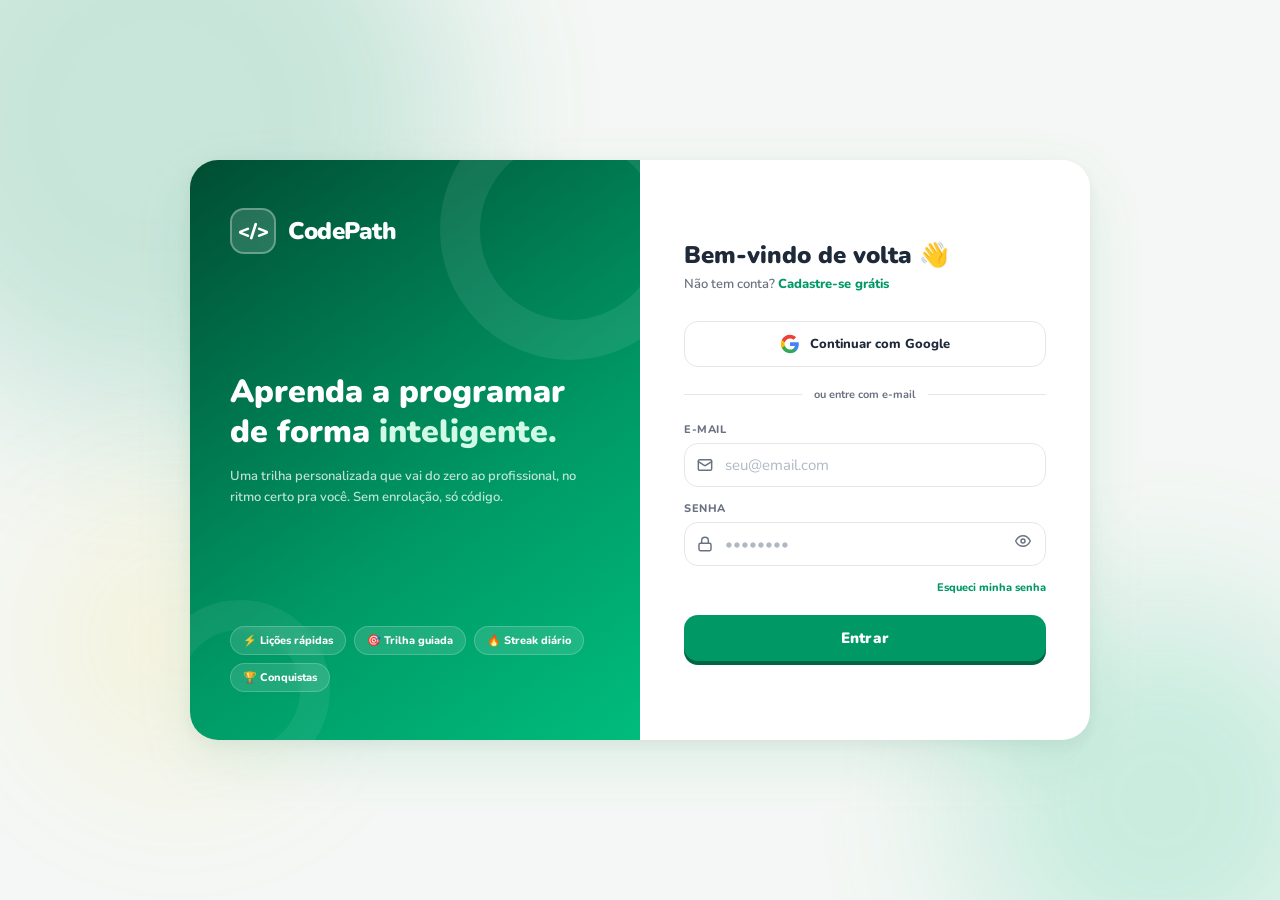
<file: login.html>
<!doctype html>
<html lang="pt-BR">
  <head>
    <meta charset="UTF-8" />
    <meta name="viewport" content="width=device-width, initial-scale=1.0" />
    <title>CodePath — Entrar</title>
    <link rel="stylesheet" href="css/login.css" />
  </head>

  <body>
    <div class="bg">
      <div class="blob blob-1"></div>
      <div class="blob blob-2"></div>
      <div class="blob blob-3"></div>
    </div>

    <!-- ══ TELA DE LOGIN ════════════════════════════ -->
    <div class="page active" id="page-login">
      <div class="split">
        <!-- brand -->
        <div class="panel-brand">
          <div class="brand-logo">
            <div class="brand-logo-icon">&lt;/&gt;</div>
            <span class="brand-logo-text">CodePath</span>
          </div>

          <div class="brand-middle">
            <div class="brand-tagline">
              Aprenda a programar de forma <em>inteligente.</em>
            </div>
            <div class="brand-desc">
              Uma trilha personalizada que vai do zero ao profissional, no ritmo
              certo pra você. Sem enrolação, só código.
            </div>
          </div>

          <div class="brand-pills">
            <div class="brand-pill">⚡ Lições rápidas</div>
            <div class="brand-pill">🎯 Trilha guiada</div>
            <div class="brand-pill">🔥 Streak diário</div>
            <div class="brand-pill">🏆 Conquistas</div>
          </div>
        </div>

        <!-- form -->
        <div class="panel-form" style="position: relative">
          <div class="form-header">
            <div class="form-title">Bem-vindo de volta 👋</div>
            <div class="form-sub">
              Não tem conta?
              <a onclick="goTo('register')">Cadastre-se grátis</a>
            </div>
          </div>

          <button class="btn-google" onclick="handleGoogle()">
            <svg
              class="google-icon"
              viewBox="0 0 24 24"
              xmlns="http://www.w3.org/2000/svg"
            >
              <path
                d="M22.56 12.25c0-.78-.07-1.53-.2-2.25H12v4.26h5.92c-.26 1.37-1.04 2.53-2.21 3.31v2.77h3.57c2.08-1.92 3.28-4.74 3.28-8.09z"
                fill="#4285F4"
              />
              <path
                d="M12 23c2.97 0 5.46-.98 7.28-2.66l-3.57-2.77c-.98.66-2.23 1.06-3.71 1.06-2.86 0-5.29-1.93-6.16-4.53H2.18v2.84C3.99 20.53 7.7 23 12 23z"
                fill="#34A853"
              />
              <path
                d="M5.84 14.09c-.22-.66-.35-1.36-.35-2.09s.13-1.43.35-2.09V7.07H2.18C1.43 8.55 1 10.22 1 12s.43 3.45 1.18 4.93l3.66-2.84z"
                fill="#FBBC05"
              />
              <path
                d="M12 5.38c1.62 0 3.06.56 4.21 1.64l3.15-3.15C17.45 2.09 14.97 1 12 1 7.7 1 3.99 3.47 2.18 7.07l3.66 2.84c.87-2.6 3.3-4.53 6.16-4.53z"
                fill="#EA4335"
              />
            </svg>
            Continuar com Google
          </button>

          <div class="divider">
            <div class="divider-line"></div>
            <div class="divider-text">ou entre com e-mail</div>
            <div class="divider-line"></div>
          </div>

          <div class="field">
            <label for="login-email">E-mail</label>
            <div class="input-wrap">
              <span class="input-icon">
                <svg
                  width="16"
                  height="16"
                  viewBox="0 0 24 24"
                  fill="none"
                  stroke="currentColor"
                  stroke-width="2.2"
                  stroke-linecap="round"
                  stroke-linejoin="round"
                >
                  <rect x="2" y="4" width="20" height="16" rx="2" />
                  <path d="m22 7-8.97 5.7a1.94 1.94 0 0 1-2.06 0L2 7" />
                </svg>
              </span>
              <input
                type="email"
                id="login-email"
                placeholder="seu@email.com"
                autocomplete="email"
              />
            </div>
            <div class="field-error" id="login-email-err">
              Digite um e-mail válido.
            </div>
          </div>

          <div class="field">
            <label for="login-pass">Senha</label>
            <div class="input-wrap">
              <span class="input-icon">
                <svg
                  width="16"
                  height="16"
                  viewBox="0 0 24 24"
                  fill="none"
                  stroke="currentColor"
                  stroke-width="2.2"
                  stroke-linecap="round"
                  stroke-linejoin="round"
                >
                  <rect x="3" y="11" width="18" height="11" rx="2" />
                  <path d="M7 11V7a5 5 0 0 1 10 0v4" />
                </svg>
              </span>
              <input
                type="password"
                id="login-pass"
                placeholder="••••••••"
                autocomplete="current-password"
              />
              <span class="input-eye" onclick="toggleEye('login-pass', this)">
                <svg
                  width="16"
                  height="16"
                  viewBox="0 0 24 24"
                  fill="none"
                  stroke="currentColor"
                  stroke-width="2.2"
                  stroke-linecap="round"
                  stroke-linejoin="round"
                >
                  <path d="M1 12s4-8 11-8 11 8 11 8-4 8-11 8-11-8-11-8z" />
                  <circle cx="12" cy="12" r="3" />
                </svg>
              </span>
            </div>
            <div class="field-error" id="login-pass-err">Digite sua senha.</div>
          </div>

          <div class="forgot">Esqueci minha senha</div>

          <button class="btn-submit" id="btn-login" onclick="doLogin()">
            <span class="btn-label">Entrar</span>
            <div class="spinner"></div>
          </button>

          <div class="success-overlay" id="login-success">
            <div class="success-check">✅</div>
          </div>
        </div>
      </div>
    </div>

    <!-- ══ TELA DE CADASTRO ═════════════════════════ -->
    <div class="page" id="page-register">
      <div class="split">
        <!-- brand -->
        <div class="panel-brand">
          <div class="brand-logo">
            <div class="brand-logo-icon">&lt;/&gt;</div>
            <span class="brand-logo-text">CodePath</span>
          </div>

          <div class="brand-middle">
            <div class="brand-tagline">
              Comece sua jornada <em>hoje mesmo.</em>
            </div>
            <div class="brand-desc">
              Crie sua conta gratuitamente e desbloqueie trilhas de aprendizado
              que se adaptam ao seu nível e ritmo.
            </div>
          </div>

          <div class="brand-pills">
            <div class="brand-pill">✅ Grátis para começar</div>
            <div class="brand-pill">📱 Aprenda em qualquer lugar</div>
            <div class="brand-pill">🚀 Do zero ao job</div>
          </div>
        </div>

        <!-- form -->
        <div class="panel-form" style="position: relative">
          <div class="form-header">
            <div class="form-title">Criar conta grátis 🚀</div>
            <div class="form-sub">
              Já tem conta? <a onclick="goTo('login')">Entrar agora</a>
            </div>
          </div>

          <button class="btn-google" onclick="handleGoogle()">
            <svg
              class="google-icon"
              viewBox="0 0 24 24"
              xmlns="http://www.w3.org/2000/svg"
            >
              <path
                d="M22.56 12.25c0-.78-.07-1.53-.2-2.25H12v4.26h5.92c-.26 1.37-1.04 2.53-2.21 3.31v2.77h3.57c2.08-1.92 3.28-4.74 3.28-8.09z"
                fill="#4285F4"
              />
              <path
                d="M12 23c2.97 0 5.46-.98 7.28-2.66l-3.57-2.77c-.98.66-2.23 1.06-3.71 1.06-2.86 0-5.29-1.93-6.16-4.53H2.18v2.84C3.99 20.53 7.7 23 12 23z"
                fill="#34A853"
              />
              <path
                d="M5.84 14.09c-.22-.66-.35-1.36-.35-2.09s.13-1.43.35-2.09V7.07H2.18C1.43 8.55 1 10.22 1 12s.43 3.45 1.18 4.93l3.66-2.84z"
                fill="#FBBC05"
              />
              <path
                d="M12 5.38c1.62 0 3.06.56 4.21 1.64l3.15-3.15C17.45 2.09 14.97 1 12 1 7.7 1 3.99 3.47 2.18 7.07l3.66 2.84c.87-2.6 3.3-4.53 6.16-4.53z"
                fill="#EA4335"
              />
            </svg>
            Cadastrar com Google
          </button>

          <div class="divider">
            <div class="divider-line"></div>
            <div class="divider-text">ou cadastre com e-mail</div>
            <div class="divider-line"></div>
          </div>

          <div class="field">
            <label for="reg-nome">Nome</label>
            <div class="input-wrap">
              <span class="input-icon">
                <svg
                  width="16"
                  height="16"
                  viewBox="0 0 24 24"
                  fill="none"
                  stroke="currentColor"
                  stroke-width="2.2"
                  stroke-linecap="round"
                  stroke-linejoin="round"
                >
                  <circle cx="12" cy="8" r="5" />
                  <path d="M20 21a8 8 0 1 0-16 0" />
                </svg>
              </span>
              <input type="text" id="reg-nome" placeholder="Seu nome" />
            </div>
            <div class="field-error" id="reg-nome-err">Informe seu nome.</div>
          </div>

          <div class="field">
            <label for="reg-email">E-mail</label>
            <div class="input-wrap">
              <span class="input-icon">
                <svg
                  width="16"
                  height="16"
                  viewBox="0 0 24 24"
                  fill="none"
                  stroke="currentColor"
                  stroke-width="2.2"
                  stroke-linecap="round"
                  stroke-linejoin="round"
                >
                  <rect x="2" y="4" width="20" height="16" rx="2" />
                  <path d="m22 7-8.97 5.7a1.94 1.94 0 0 1-2.06 0L2 7" />
                </svg>
              </span>
              <input
                type="email"
                id="reg-email"
                placeholder="seu@email.com"
                autocomplete="email"
              />
            </div>
            <div class="field-error" id="reg-email-err">
              Digite um e-mail válido.
            </div>
          </div>

          <div class="field">
            <label for="reg-pass">Senha</label>
            <div class="input-wrap">
              <span class="input-icon">
                <svg
                  width="16"
                  height="16"
                  viewBox="0 0 24 24"
                  fill="none"
                  stroke="currentColor"
                  stroke-width="2.2"
                  stroke-linecap="round"
                  stroke-linejoin="round"
                >
                  <rect x="3" y="11" width="18" height="11" rx="2" />
                  <path d="M7 11V7a5 5 0 0 1 10 0v4" />
                </svg>
              </span>
              <input
                type="password"
                id="reg-pass"
                placeholder="Mínimo 8 caracteres"
                autocomplete="new-password"
                oninput="checkStrength(this.value)"
              />
              <span class="input-eye" onclick="toggleEye('reg-pass', this)">
                <svg
                  width="16"
                  height="16"
                  viewBox="0 0 24 24"
                  fill="none"
                  stroke="currentColor"
                  stroke-width="2.2"
                  stroke-linecap="round"
                  stroke-linejoin="round"
                >
                  <path d="M1 12s4-8 11-8 11 8 11 8-4 8-11 8-11-8-11-8z" />
                  <circle cx="12" cy="12" r="3" />
                </svg>
              </span>
            </div>
            <div class="strength-wrap" id="strengthWrap">
              <div class="strength-bar-track">
                <div class="strength-bar-fill" id="strengthBar"></div>
              </div>
              <div class="strength-label" id="strengthLabel"></div>
            </div>
            <div class="field-error" id="reg-pass-err">
              Use pelo menos 8 caracteres.
            </div>
          </div>

          <div class="field">
            <label for="reg-pass2">Confirmar senha</label>
            <div class="input-wrap">
              <span class="input-icon">
                <svg
                  width="16"
                  height="16"
                  viewBox="0 0 24 24"
                  fill="none"
                  stroke="currentColor"
                  stroke-width="2.2"
                  stroke-linecap="round"
                  stroke-linejoin="round"
                >
                  <rect x="3" y="11" width="18" height="11" rx="2" />
                  <path d="M7 11V7a5 5 0 0 1 10 0v4" />
                </svg>
              </span>
              <input
                type="password"
                id="reg-pass2"
                placeholder="Repita a senha"
                autocomplete="new-password"
              />
              <span class="input-eye" onclick="toggleEye('reg-pass2', this)">
                <svg
                  width="16"
                  height="16"
                  viewBox="0 0 24 24"
                  fill="none"
                  stroke="currentColor"
                  stroke-width="2.2"
                  stroke-linecap="round"
                  stroke-linejoin="round"
                >
                  <path d="M1 12s4-8 11-8 11 8 11 8-4 8-11 8-11-8-11-8z" />
                  <circle cx="12" cy="12" r="3" />
                </svg>
              </span>
            </div>
            <div class="field-error" id="reg-pass2-err">
              As senhas não coincidem.
            </div>
          </div>

          <div class="terms">
            Ao criar a conta você concorda com os <a>Termos de Uso</a> e a
            <a>Política de Privacidade</a> do CodePath.
          </div>

          <button class="btn-submit" id="btn-register" onclick="doSignUp()">
            <span class="btn-label">Criar minha conta</span>
            <div class="spinner"></div>
          </button>

          <div class="success-overlay" id="register-success">
            <div class="success-check">🎉</div>
          </div>
        </div>
      </div>
    </div>

    <script src="./js/main_login.js"></script>
    <script src="./js/login.js" type="module" async></script>
  </body>
</html>
</file>
<file: css/login.css>
@import url('https://fonts.googleapis.com/css2?family=Nunito:wght@400;600;700;800;900&display=swap');

:root {
  --clr-main:        #009966;
  --clr-main-sec:    #00bc7d;
  --clr-main-light:  #d0fae5;
  --clr-main-dark:   #006644;
  --clr-main-deeper: #004d33;
  --clr-black:       #1e2939;
  --clr-gray:        #6a7282;
  --clr-gray-light:  #e5e7eb;
  --clr-gray-bg:     #f4f7f5;
  --clr-white:       #ffffff;
  --clr-red:         #fb2c36;
  --clr-red-light:   #fef2f2;

  --radius-sm:   8px;
  --radius-md:   14px;
  --radius-lg:   20px;
  --radius-xl:   28px;
  --radius-full: 9999px;

  --shadow-sm:   0 2px 8px  rgba(0,0,0,.07);
  --shadow-md:   0 6px 24px rgba(0,0,0,.11);
  --shadow-main: 0 4px 0    var(--clr-main-dark);
  --shadow-card: 0 20px 60px rgba(0,153,102,.10), 0 4px 16px rgba(0,0,0,.06);

  --font: 'Nunito', sans-serif;
  --fz-xs: 11px;
  --fz-sm: 13px;
  --fz-md: 15px;
  --fz-lg: 18px;
  --fz-xl: 24px;
  --fz-2xl: 32px;

  --ease: cubic-bezier(.4,0,.2,1);
  --dur:  .22s;
}

*, *::before, *::after { box-sizing: border-box; margin: 0; padding: 0; }
html, body {
  width: 100%; height: 100%;
  font-family: var(--font);
  background: var(--clr-gray-bg);
  color: var(--clr-black);
  overflow: hidden;
}

/* ── background decorative blobs ─────────────── */
.bg {
  position: fixed; inset: 0; z-index: 0;
  overflow: hidden; pointer-events: none;
}
.blob {
  position: absolute; border-radius: 50%;
  filter: blur(80px); opacity: .18;
}
.blob-1 { width: 600px; height: 600px; background: var(--clr-main);     top: -180px; left: -140px; }
.blob-2 { width: 400px; height: 400px; background: var(--clr-main-sec); bottom: -100px; right: -80px; }
.blob-3 { width: 280px; height: 280px; background: #ffd700;             bottom: 120px; left: 40px; opacity: .10; }

/* ── page shell ──────────────────────────────── */
.page {
  position: fixed; inset: 0; z-index: 1;
  display: flex; align-items: center; justify-content: center;
  padding: 24px;
  opacity: 0; pointer-events: none;
  transition: opacity .38s var(--ease);
}
.page.active { opacity: 1; pointer-events: auto; }

/* ── split layout ────────────────────────────── */
.split {
  width: 100%; max-width: 900px;
  display: grid;
  grid-template-columns: 1fr 1fr;
  min-height: 580px;
  max-height: 90vh;
  border-radius: var(--radius-xl);
  overflow: hidden;
  box-shadow: var(--shadow-card);
}

/* ── left panel (brand) ──────────────────────── */
.panel-brand {
  background: linear-gradient(145deg, var(--clr-main-deeper) 0%, var(--clr-main) 60%, var(--clr-main-sec) 100%);
  padding: 48px 40px;
  display: flex; flex-direction: column; justify-content: space-between;
  position: relative; overflow: hidden;
}

/* geometric decoration inside brand panel */
.panel-brand::before {
  content: '';
  position: absolute; top: -60px; right: -60px;
  width: 260px; height: 260px;
  border-radius: 50%;
  border: 40px solid rgba(255,255,255,.08);
}
.panel-brand::after {
  content: '';
  position: absolute; bottom: -40px; left: -40px;
  width: 180px; height: 180px;
  border-radius: 50%;
  border: 30px solid rgba(255,255,255,.06);
}

.brand-logo {
  display: flex; align-items: center; gap: 12px; position: relative; z-index: 1;
}
.brand-logo-icon {
  width: 46px; height: 46px;
  background: rgba(255,255,255,.15);
  border: 2px solid rgba(255,255,255,.3);
  border-radius: var(--radius-md);
  display: flex; align-items: center; justify-content: center;
  font-size: 20px; font-weight: 900; color: #fff;
  backdrop-filter: blur(4px);
}
.brand-logo-text { font-size: var(--fz-xl); font-weight: 900; color: #fff; letter-spacing: -.5px; }

.brand-middle { position: relative; z-index: 1; }
.brand-tagline {
  font-size: var(--fz-2xl); font-weight: 900; color: #fff;
  line-height: 1.25; margin-bottom: 14px;
}
.brand-tagline em { font-style: normal; color: var(--clr-main-light); }
.brand-desc { font-size: var(--fz-sm); color: rgba(255,255,255,.75); font-weight: 600; line-height: 1.6; }

.brand-pills { display: flex; flex-wrap: wrap; gap: 8px; position: relative; z-index: 1; }
.brand-pill {
  display: flex; align-items: center; gap: 6px;
  background: rgba(255,255,255,.12);
  border: 1px solid rgba(255,255,255,.2);
  border-radius: var(--radius-full);
  padding: 6px 12px;
  font-size: var(--fz-xs); font-weight: 800; color: #fff;
  backdrop-filter: blur(4px);
}

/* ── right panel (form) ──────────────────────── */
.panel-form {
  background: var(--clr-white);
  padding: 48px 44px;
  display: flex; flex-direction: column; justify-content: center;
  overflow-y: auto;
}
.panel-form::-webkit-scrollbar { width: 4px; }
.panel-form::-webkit-scrollbar-thumb { background: var(--clr-gray-light); border-radius: 2px; }

.form-header { margin-bottom: 28px; }
.form-title { font-size: var(--fz-xl); font-weight: 900; color: var(--clr-black); margin-bottom: 4px; }
.form-sub   { font-size: var(--fz-sm); color: var(--clr-gray); font-weight: 600; }
.form-sub a { color: var(--clr-main); font-weight: 800; text-decoration: none; cursor: pointer; transition: color var(--dur) var(--ease); }
.form-sub a:hover { color: var(--clr-main-dark); }

/* google button */
.btn-google {
  width: 100%; padding: 12px 16px;
  background: var(--clr-white);
  border: 1.5px solid var(--clr-gray-light);
  border-radius: var(--radius-md);
  display: flex; align-items: center; justify-content: center; gap: 10px;
  font-family: var(--font); font-size: var(--fz-sm); font-weight: 800; color: var(--clr-black);
  cursor: pointer;
  transition: background var(--dur) var(--ease), border-color var(--dur) var(--ease), transform var(--dur) var(--ease), box-shadow var(--dur) var(--ease);
  margin-bottom: 20px;
}
.btn-google:hover { background: #f9fafb; border-color: #c0c8d4; transform: translateY(-1px); box-shadow: var(--shadow-sm); }
.btn-google:active { transform: translateY(0); box-shadow: none; }

.google-icon { width: 20px; height: 20px; flex-shrink: 0; }

/* divider */
.divider {
  display: flex; align-items: center; gap: 12px;
  margin-bottom: 20px;
}
.divider-line { flex: 1; height: 1px; background: var(--clr-gray-light); }
.divider-text { font-size: var(--fz-xs); font-weight: 700; color: var(--clr-gray); white-space: nowrap; }

/* fields */
.field { margin-bottom: 14px; }
.field-row { display: grid; grid-template-columns: 1fr 1fr; gap: 12px; }

label {
  display: block;
  font-size: var(--fz-xs); font-weight: 800; color: var(--clr-gray);
  text-transform: uppercase; letter-spacing: .5px;
  margin-bottom: 6px;
}

.input-wrap { position: relative; }
.input-icon {
  position: absolute; left: 13px; top: 50%; transform: translateY(-50%);
  color: var(--clr-gray); pointer-events: none;
  display: flex; align-items: center;
}

input[type="text"],
input[type="email"],
input[type="password"] {
  width: 100%; padding: 11px 14px 11px 40px;
  border: 1.5px solid var(--clr-gray-light);
  border-radius: var(--radius-md);
  font-family: var(--font); font-size: var(--fz-md); color: var(--clr-black);
  background: var(--clr-white);
  outline: none;
  transition: border-color var(--dur) var(--ease), box-shadow var(--dur) var(--ease);
}
input:focus {
  border-color: var(--clr-main);
  box-shadow: 0 0 0 3px var(--clr-main-light);
}
input::placeholder { color: #b0b8c4; }
input.error { border-color: var(--clr-red); }
input.error:focus { box-shadow: 0 0 0 3px var(--clr-red-light); }

/* password toggle */
.input-eye {
  position: absolute; right: 13px; top: 50%; transform: translateY(-50%);
  color: var(--clr-gray); cursor: pointer; padding: 2px;
  transition: color var(--dur) var(--ease);
}
.input-eye:hover { color: var(--clr-main); }

/* error message */
.field-error {
  font-size: var(--fz-xs); font-weight: 700; color: var(--clr-red);
  margin-top: 4px; display: none;
}
.field-error.show { display: block; }

/* password strength */
.strength-wrap { margin-top: 6px; display: none; }
.strength-wrap.show { display: block; }
.strength-bar-track { height: 4px; background: var(--clr-gray-light); border-radius: var(--radius-full); overflow: hidden; margin-bottom: 4px; }
.strength-bar-fill  { height: 100%; border-radius: var(--radius-full); width: 0; transition: width .3s var(--ease), background .3s var(--ease); }
.strength-label { font-size: var(--fz-xs); font-weight: 700; color: var(--clr-gray); }

/* forgot password */
.forgot {
  text-align: right; margin-bottom: 20px;
  font-size: var(--fz-xs); font-weight: 800;
  color: var(--clr-main); cursor: pointer;
  transition: color var(--dur) var(--ease);
}
.forgot:hover { color: var(--clr-main-dark); }

/* terms */
.terms {
  font-size: var(--fz-xs); color: var(--clr-gray); font-weight: 600;
  margin-bottom: 18px; line-height: 1.6;
}
.terms a { color: var(--clr-main); font-weight: 800; text-decoration: none; cursor: pointer; }
.terms a:hover { color: var(--clr-main-dark); }

/* submit button */
.btn-submit {
  width: 100%; padding: 13px;
  background: var(--clr-main); color: #fff;
  font-family: var(--font); font-size: var(--fz-md); font-weight: 900;
  border: none; border-radius: var(--radius-md);
  box-shadow: var(--shadow-main);
  cursor: pointer; letter-spacing: .3px;
  transition: transform var(--dur) var(--ease), background var(--dur) var(--ease), box-shadow var(--dur) var(--ease);
  position: relative; overflow: hidden;
}
.btn-submit:hover  { background: var(--clr-main-sec); transform: translateY(-2px); }
.btn-submit:active { transform: translateY(2px); box-shadow: none; }

/* loading spinner inside button */
.btn-submit.loading { pointer-events: none; }
.btn-submit.loading .btn-label { opacity: 0; }
.btn-submit .spinner {
  position: absolute; top: 50%; left: 50%;
  transform: translate(-50%, -50%);
  width: 20px; height: 20px;
  border: 2.5px solid rgba(255,255,255,.3);
  border-top-color: #fff;
  border-radius: 50%;
  display: none;
  animation: spin .7s linear infinite;
}
.btn-submit.loading .spinner { display: block; }
@keyframes spin { to { transform: translate(-50%,-50%) rotate(360deg); } }

/* success state */
.success-overlay {
  position: absolute; inset: 0;
  background: var(--clr-main);
  display: flex; align-items: center; justify-content: center;
  opacity: 0; pointer-events: none;
  transition: opacity .3s var(--ease);
  border-radius: var(--radius-xl);
}
.success-overlay.show { opacity: 1; pointer-events: auto; }
.success-check {
  font-size: 56px;
  animation: popIn .4s var(--ease);
}
@keyframes popIn { from { transform: scale(0); } to { transform: scale(1); } }

/* ── responsive ──────────────────────────────── */
@media (max-width: 680px) {
  .split { grid-template-columns: 1fr; max-height: none; }
  .panel-brand { display: none; }
  .panel-form { padding: 36px 28px; }
}
</file>
